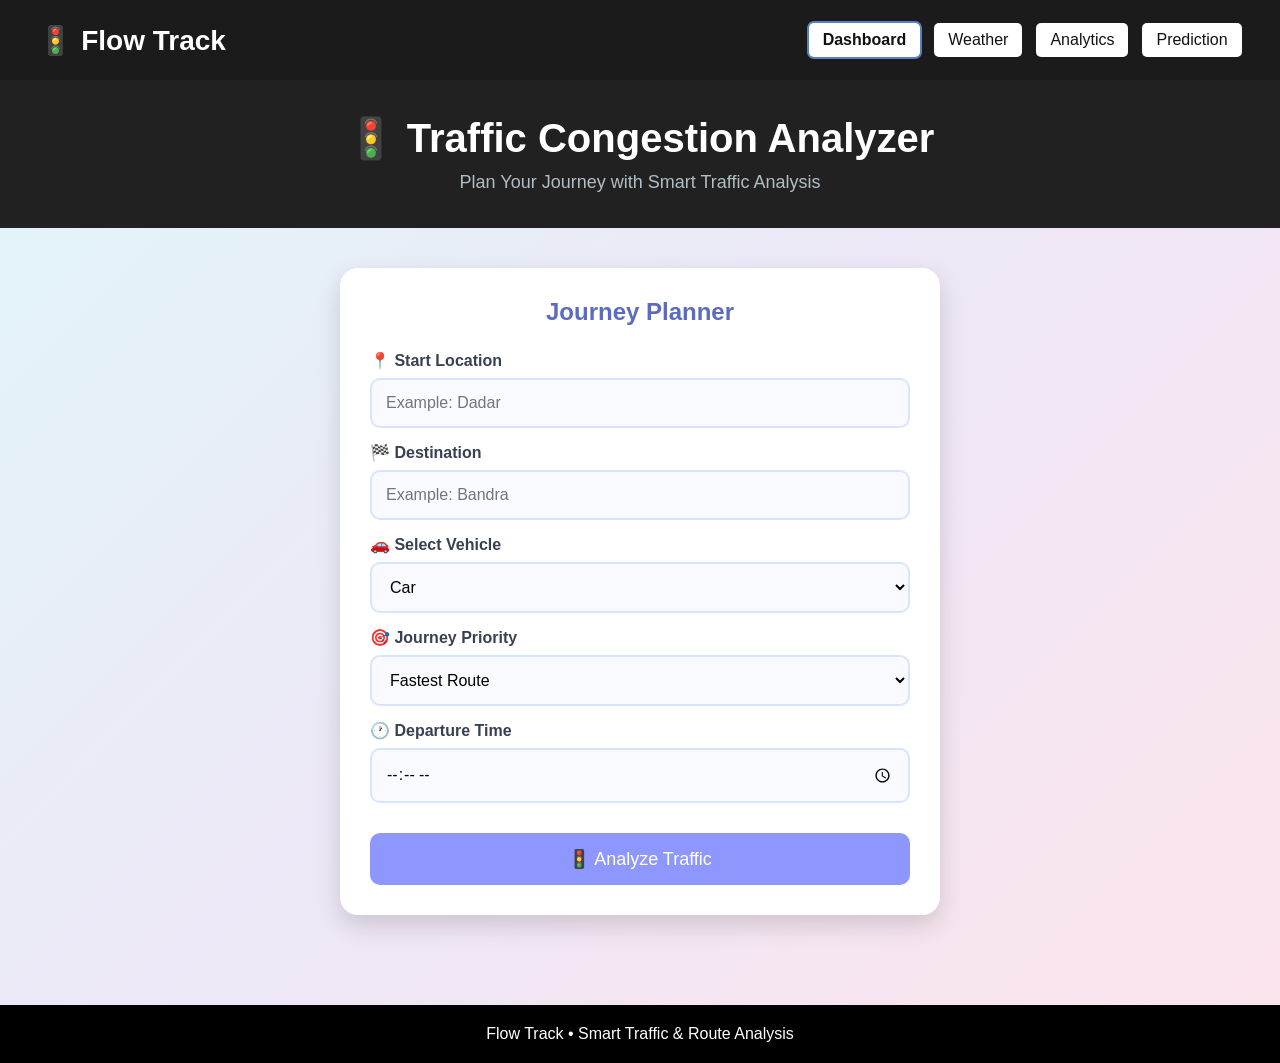
<file: index.html>
<!DOCTYPE html>
<html lang="en">

<head>
    <meta charset="UTF-8">
    <meta name="viewport" content="width=device-width, initial-scale=1.0">

    <title>Flow Track - Journey Planner</title>

    <link rel="stylesheet" href="style.css">
</head>

<body>

    <!-- ================= NAVBAR ================= -->

    <nav>

        <a href="index.html" class="brand">
            🚦 Flow Track
        </a>

        <div class="nav-links">
            <a href="index.html" class="active">Dashboard</a>
            <a href="weather.html">Weather</a>
            <a href="analytics.html">Analytics</a>
            <a href="predictive.html">Prediction</a>
        </div>

    </nav>


    <!-- ================= HEADER ================= -->

    <header>

        <h1>🚦 Traffic Congestion Analyzer</h1>

        <p>
            Plan Your Journey with Smart Traffic Analysis
        </p>

    </header>


    <!-- ================= JOURNEY PLANNER ================= -->

    <div class="container">

        <div class="card">

            <h2>Journey Planner</h2>


            <!-- START LOCATION -->

            <label for="startLocation">
                📍 Start Location
            </label>

            <input
                type="text"
                id="startLocation"
                placeholder="Example: Dadar"
                autocomplete="off"
            >


            <!-- DESTINATION -->

            <label for="destination">
                🏁 Destination
            </label>

            <input
                type="text"
                id="destination"
                placeholder="Example: Bandra"
                autocomplete="off"
            >


            <!-- VEHICLE -->

            <label for="vehicle">
                🚗 Select Vehicle
            </label>

            <select id="vehicle">

                <option value="car">
                    Car
                </option>

                <option value="bike">
                    Bike
                </option>

                <option value="bus">
                    Bus
                </option>

                <option value="cycle">
                   Cycle
                </option>

            </select>


            <!-- JOURNEY PRIORITY -->

            <label for="priority">
                🎯 Journey Priority
            </label>

            <select id="priority">

                <option value="fastest">
                    Fastest Route
                </option>

                <option value="shortest">
                    Shortest Distance
                </option>

            </select>


            <!-- DEPARTURE TIME -->

            <label for="departureTime">
                🕐 Departure Time
            </label>

            <input
                type="time"
                id="departureTime"
            >


            <!-- ANALYZE BUTTON -->

            <button onclick="analyzeTraffic()">
                🚦 Analyze Traffic
            </button>

        </div>

    </div>


    <!-- ================= FOOTER ================= -->

  <footer>
    <p>Flow Track • Smart Traffic & Route Analysis</p>
</footer>

    <!-- ================= JAVASCRIPT ================= -->

    <script>

        function analyzeTraffic() {

            // Get user inputs
            const startLocation =
                document.getElementById("startLocation").value.trim();

            const destination =
                document.getElementById("destination").value.trim();

            const vehicle =
                document.getElementById("vehicle").value;

            const priority =
                document.getElementById("priority").value;

            const departureTime =
                document.getElementById("departureTime").value;


            // Validate Start Location
            if (startLocation === "") {

                alert("Please enter your start location.");

                return;
            }


            // Validate Destination
            if (destination === "") {

                alert("Please enter your destination.");

                return;
            }


            // Validate same locations
            if (
                startLocation.toLowerCase() ===
                destination.toLowerCase()
            ) {

                alert(
                    "Start location and destination cannot be the same."
                );

                return;
            }


            // Validate departure time
            if (departureTime === "") {

                alert("Please select your departure time.");

                return;
            }


            // Save journey information
            localStorage.setItem(
                "startLocation",
                startLocation
            );

            localStorage.setItem(
                "destination",
                destination
            );

            localStorage.setItem(
                "vehicle",
                vehicle
            );

            localStorage.setItem(
                "priority",
                priority
            );

            localStorage.setItem(
                "departureTime",
                departureTime
            );


            // Open results page
            window.location.href = "results.html";
        }

    </script>

</body>

</html>
</file>
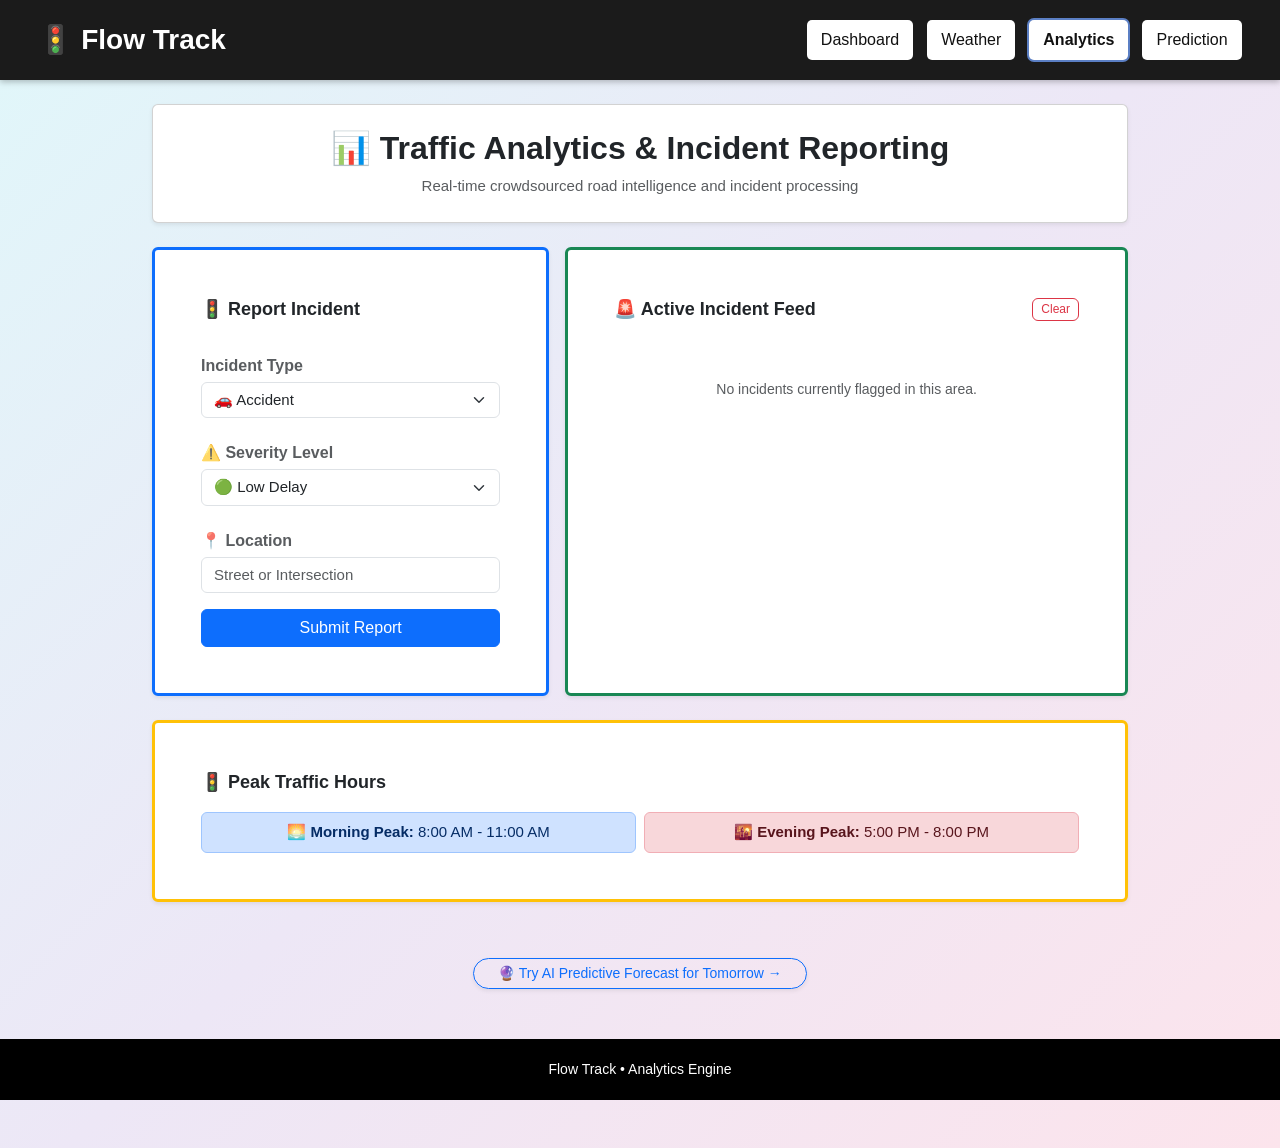
<file: analytics.html>
<!DOCTYPE html>
<html lang="en">
<head>
<meta charset="UTF-8">
<meta name="viewport" content="width=device-width, initial-scale=1.0">
<title>Flow Track - Analytics</title>

<link rel="stylesheet" href="style.css">
<link href="https://cdn.jsdelivr.net/npm/bootstrap@5.3.2/dist/css/bootstrap.min.css" rel="stylesheet">

<style>
.card{
    font-size:15px;
}

.card-header{
    font-size:18px;
}

.form-label{
    font-size:16px;
}

.form-select,
.form-control{
    font-size:15px;
}

#incidentFeed{
    font-size:16px;
}

#incidentFeed .list-group-item{
    font-size:16px;
}

#incidentFeed .text-muted{
    font-size:14px;
}

.badge{
    font-size:14px;
}

.clear-btn{
    width:auto!important;
    display:inline-block!important;
    padding:3px 8px!important;
    font-size:12px!important;
    line-height:1.2!important;
}

footer{
    font-size:14px;
}
</style>

</head>

<body class="bg-light pb-5">

<!-- Navbar -->

<nav>
    <a href="index.html" class="brand">🚦 Flow Track</a>

    <div class="nav-links">
        <a href="index.html">Dashboard</a>
        <a href="weather.html">Weather</a>
        <a href="analytics.html" class="active">Analytics</a>
        <a href="predictive.html">Prediction</a>
    </div>
</nav>

<!-- Main Layout Container -->

<div class="container mt-4" style="max-width:1000px">

<div class="card shadow-sm text-center p-4 mb-4">
<h2 class="fw-bold text-dark">📊 Traffic Analytics & Incident Reporting</h2>
        <p class="text-muted mb-0">
            Real-time crowdsourced road intelligence and incident processing
        </p>
    </div>

    <div class="row g-3 mb-4">

        <!-- Input Form Component -->

        <div class="col-md-5">

            <div class="card shadow-sm border-start border-primary border-3 h-100">

                <div class="card-header bg-transparent border-0 pt-3 pb-0 fw-bold">
                    🚦 Report Incident
                </div>

                <div class="card-body d-flex flex-column justify-content-between">

                    <div>

                        <label class="form-label text-muted mb-1">
                            Incident Type
                        </label>

                        <select id="incidentType" class="form-select mb-2">
                            <option value="Accident">🚗 Accident</option>
                            <option value="Construction">🚧 Construction</option>
                            <option value="Water Logging">🌊 Water Logging</option>
                            <option value="Vehicle Breakdown">🔧 Vehicle Breakdown</option>
                            <option value="Signal Failure">🚦 Signal Failure</option>
                            <option value="Road Closure">⛔ Road Closure</option>
                            <option value="Debris on Road">🪵 Debris on Road</option>
                        </select>

                        <label class="form-label text-muted mb-1">
                            ⚠️ Severity Level
                        </label>

                        <select id="severityLevel" class="form-select mb-2">
                            <option value="Low">🟢 Low Delay</option>
                            <option value="Moderate">🟡 Moderate Blockage</option>
                            <option value="Critical">🔴 Critical Gridlock</option>
                        </select>

                        <label class="form-label text-muted mb-1">
                            📍 Location
                        </label>

                        <input type="text"
                               id="locationInput"
                               class="form-control mb-3"
                               placeholder="Street or Intersection">

                    </div>

                    <button class="btn btn-primary w-100"
                            onclick="reportIncident()">
                        Submit Report
                    </button>

                </div>

            </div>

        </div>

        <!-- Live Feed Component -->

        <div class="col-md-7">

            <div class="card shadow-sm border-start border-success border-3 h-100">

                <div class="card-header bg-white border-0 d-flex align-items-center justify-content-between py-3">

                    <span class="fw-bold text-dark text-nowrap">
                        🚨 Active Incident Feed
                    </span>

                    <button type="button"
                            class="btn btn-outline-danger clear-btn"
                            onclick="clearFeed()">
                        Clear
                    </button>

                </div>

                <div class="card-body overflow-auto" style="max-height:290px;">

                    <div id="incidentFeed"
                         class="list-group list-group-flush">
                    </div>

                </div>

            </div>

        </div>

    </div>

    <!-- Peak Traffic Matrix Component -->

    <div class="card shadow-sm border-start border-warning border-3">

        <div class="card-header bg-transparent border-0 pt-3 pb-0 fw-bold">
            🚦 Peak Traffic Hours
        </div>

        <div class="card-body row text-center g-2 py-3">

            <div class="col-sm-6">
                <div class="alert alert-sm alert-primary mb-0 py-2">
                    <strong>🌅 Morning Peak:</strong>
                    8:00 AM - 11:00 AM
                </div>
            </div>

            <div class="col-sm-6">
                <div class="alert alert-sm alert-danger mb-0 py-2">
                    <strong>🌇 Evening Peak:</strong>
                    5:00 PM - 8:00 PM
                </div>
            </div>

        </div>

    </div>

</div>

<div class="text-center mt-3">

    <a href="predictive.html"
       class="btn btn-outline-primary btn-sm px-4 rounded-pill shadow-sm">

        🔮 Try AI Predictive Forecast for Tomorrow →

    </a>

</div>

<footer>
    <p>Flow Track • Analytics Engine</p>
</footer>

<script>

const emojiMap = {
    "Accident":"🚗",
    "Construction":"🚧",
    "Water Logging":"🌊",
    "Vehicle Breakdown":"🔧",
    "Signal Failure":"🚦",
    "Road Closure":"⛔",
    "Debris on Road":"🪵"
};

const badgeMap = {
    "Low":"bg-success-subtle text-success border-success-subtle",
    "Moderate":"bg-warning-subtle text-warning-emphasis border-warning-subtle",
    "Critical":"bg-danger-subtle text-danger border-danger-subtle"
};

window.onload = () => renderFeed();

function reportIncident(){

    const type=document.getElementById("incidentType").value;
    const severity=document.getElementById("severityLevel").value;
    const loc=document.getElementById("locationInput").value.trim();

    if(!loc)
        return alert("Please enter a valid location.");

    const now=new Date();

    const dateStr=now.toLocaleDateString(undefined,{
        month:'short',
        day:'numeric'
    });

    const timeStr=now.toLocaleTimeString(undefined,{
        hour:'2-digit',
        minute:'2-digit'
    });

    const items=JSON.parse(
        localStorage.getItem("incidents") || "[]"
    );

    items.unshift({
        type,
        severity,
        location:loc,
        date:dateStr,
        time:timeStr
    });

    localStorage.setItem(
        "incidents",
        JSON.stringify(items)
    );

    document.getElementById("locationInput").value="";

    renderFeed();
}

function renderFeed(){

    const feed=document.getElementById("incidentFeed");

    const items=JSON.parse(
        localStorage.getItem("incidents") || "[]"
    );

    if(!items.length){

        feed.innerHTML=`
            <div class="text-center text-muted py-4">
                No incidents currently flagged in this area.
            </div>
        `;

        return;
    }

    feed.innerHTML=items.map(item=>`

        <div class="list-group-item px-0 py-2 border-bottom d-flex justify-content-between align-items-start gap-2">

            <div>

                <strong>
                    ${emojiMap[item.type] || '⚠️'}
                    ${item.type}
                </strong>

                <span class="badge border ${badgeMap[item.severity] || 'bg-light'} ms-1 py-1">
                    ${item.severity}
                </span>

                <div class="text-muted mt-1">
                    📍 ${item.location}
                </div>

            </div>

            <span class="badge bg-light text-muted border px-2 fw-normal">
                ${item.date} • ${item.time}
            </span>

        </div>

    `).join("");
}

function clearFeed(){

    if(confirm("Clear all archived reports?")){

        localStorage.removeItem("incidents");

        renderFeed();
    }
}

</script>

<script src="https://cdn.jsdelivr.net/npm/bootstrap@5.3.2/dist/js/bootstrap.bundle.min.js"></script>

</body>
</html>
</file>
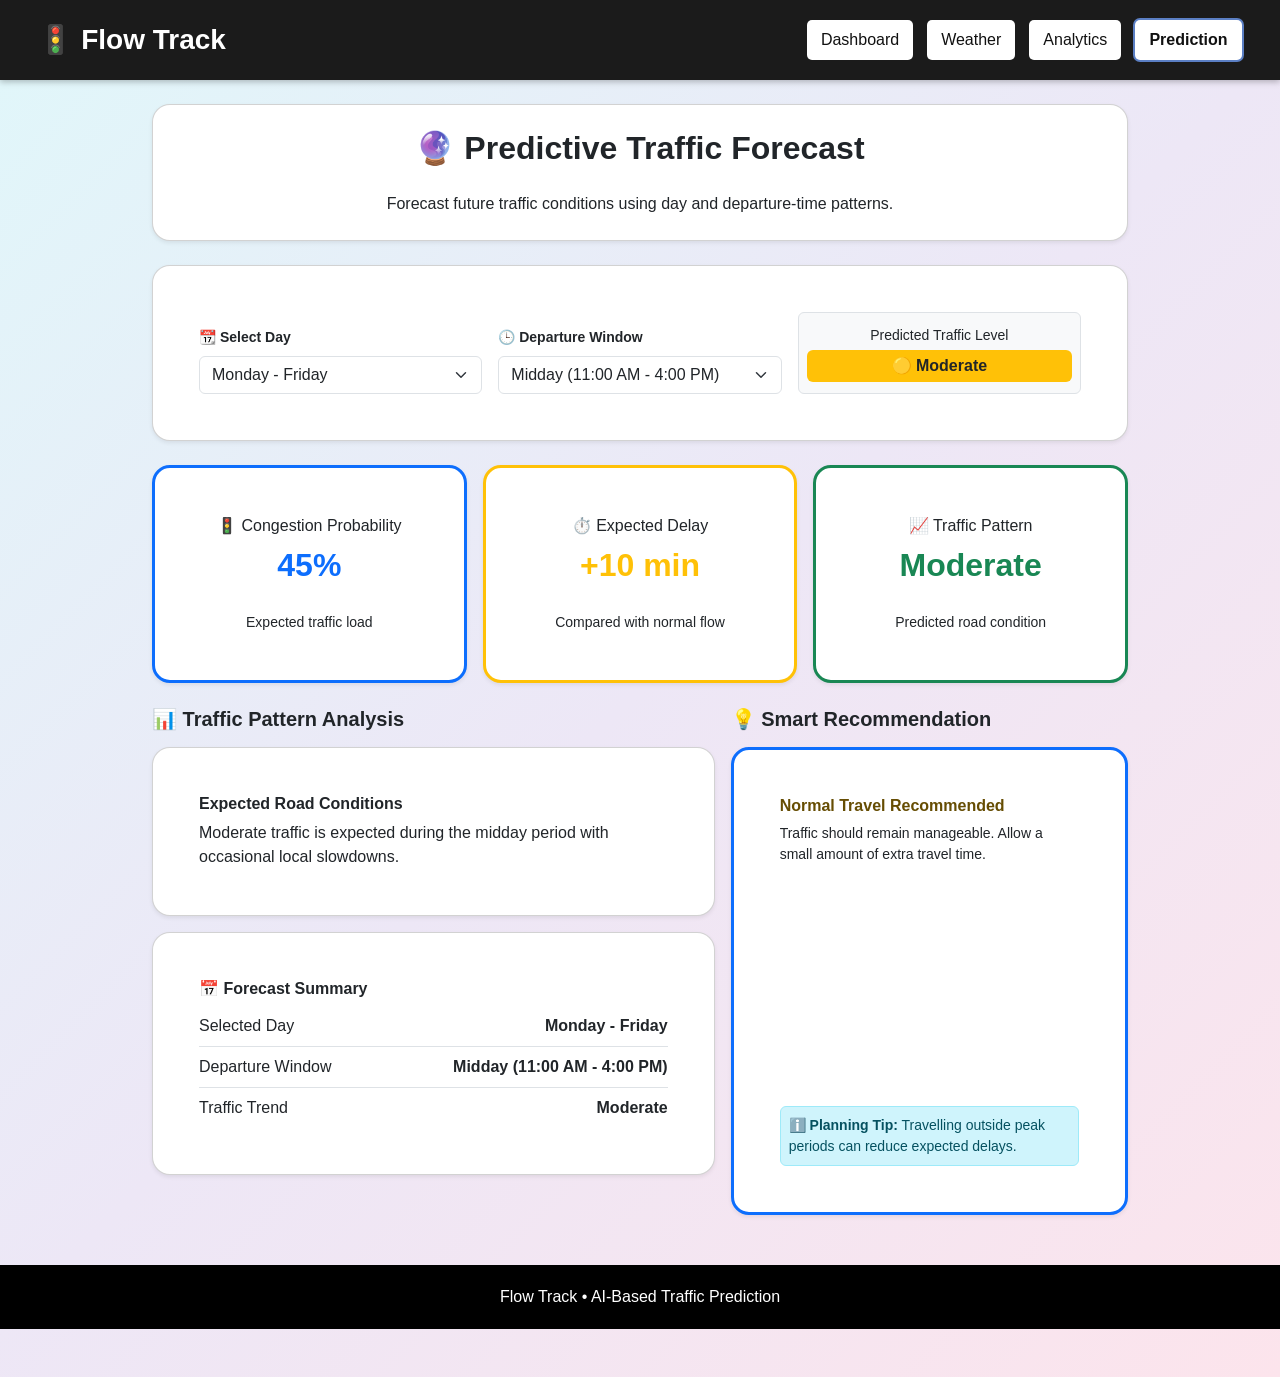
<file: predictive.html>
<!DOCTYPE html>
<html lang="en">
<head>
<meta charset="UTF-8">
<meta name="viewport" content="width=device-width,initial-scale=1.0">
<title>Flow Track - Predictive Forecast</title>
<link href="https://cdn.jsdelivr.net/npm/bootstrap@5.3.2/dist/css/bootstrap.min.css" rel="stylesheet">
<link rel="stylesheet" href="style.css">
</head>
<body class="bg-light pb-5">

<nav>
<a href="index.html" class="brand">🚦 Flow Track</a>
<div class="nav-links">
<a href="index.html">Dashboard</a>
<a href="weather.html">Weather</a>
<a href="analytics.html">Analytics</a>
<a href="predictive.html" class="active">Prediction</a>
</div>
</nav>

<div class="container mt-4" style="max-width:1000px">

<div class="card shadow-sm text-center p-4 mb-4">
<h2 class="fw-bold text-dark">🔮 Predictive Traffic Forecast</h2>
<p class="text-dark mb-0">Forecast future traffic conditions using day and departure-time patterns.</p>
</div>

<div class="card shadow-sm mb-4">
<div class="card-body">
<div class="row g-3">

<div class="col-md-4">
<label class="form-label small fw-bold text-dark">📆 Select Day</label>
<select id="forecastDay" class="form-select" onchange="runForecast()">
<option value="weekday">Monday - Friday</option>
<option value="saturday">Saturday</option>
<option value="sunday">Sunday</option>
</select>
</div>

<div class="col-md-4">
<label class="form-label small fw-bold text-dark">🕒 Departure Window</label>
<select id="forecastTime" class="form-select" onchange="runForecast()">
<option value="morning">Morning Peak (7:00 AM - 10:00 AM)</option>
<option value="midday" selected>Midday (11:00 AM - 4:00 PM)</option>
<option value="evening">Evening Peak (5:00 PM - 8:00 PM)</option>
<option value="night">Night (9:00 PM - 6:00 AM)</option>
</select>
</div>

<div class="col-md-4">
<div class="p-2 border rounded bg-light text-center h-100 d-flex flex-column justify-content-center">
<span class="small text-dark mb-1">Predicted Traffic Level</span>
<span id="statusBadge" class="badge bg-warning text-dark px-3 py-2 fs-6">🟡 Moderate</span>
</div>
</div>

</div>
</div>
</div>

<div class="row g-3 mb-4">

<div class="col-md-4">
<div class="card shadow-sm text-center h-100 border-start border-primary border-3">
<div class="card-body">
<div class="text-dark">🚦 Congestion Probability</div>
<h2 id="congestion" class="fw-bold text-primary mt-2">45%</h2>
<small class="text-dark">Expected traffic load</small>
</div>
</div>
</div>

<div class="col-md-4">
<div class="card shadow-sm text-center h-100 border-start border-warning border-3">
<div class="card-body">
<div class="text-dark">⏱️ Expected Delay</div>
<h2 id="delay" class="fw-bold text-warning mt-2">+10 min</h2>
<small class="text-dark">Compared with normal flow</small>
</div>
</div>
</div>

<div class="col-md-4">
<div class="card shadow-sm text-center h-100 border-start border-success border-3">
<div class="card-body">
<div class="text-dark">📈 Traffic Pattern</div>
<h2 id="pattern" class="fw-bold text-success mt-2">Normal</h2>
<small class="text-dark">Predicted road condition</small>
</div>
</div>
</div>

</div>

<div class="row g-3">

<div class="col-md-7">

<h5 class="mb-3 fw-bold text-dark">📊 Traffic Pattern Analysis</h5>

<div class="card shadow-sm mb-3">
<div class="card-body">
<h6 class="fw-bold text-dark">Expected Road Conditions</h6>
<p id="conditionText" class="text-dark mb-0">
Moderate traffic is expected during this period.
</p>
</div>
</div>

<div class="card shadow-sm">
<div class="card-body">
<h6 class="fw-bold text-dark">📅 Forecast Summary</h6>

<div class="d-flex justify-content-between border-bottom py-2">
<span class="text-dark">Selected Day</span>
<strong id="summaryDay" class="text-dark">Monday - Friday</strong>
</div>

<div class="d-flex justify-content-between border-bottom py-2">
<span class="text-dark">Departure Window</span>
<strong id="summaryTime" class="text-dark">Midday</strong>
</div>

<div class="d-flex justify-content-between py-2">
<span class="text-dark">Traffic Trend</span>
<strong id="summaryTrend" class="text-dark">Moderate</strong>
</div>

</div>
</div>

</div>

<div class="col-md-5">

<h5 class="mb-3 fw-bold text-dark">💡 Smart Recommendation</h5>

<div class="card shadow-sm border-start border-primary border-3 h-100">
<div class="card-body d-flex flex-column justify-content-between">

<div id="adviceContent">
<h6 class="text-warning fw-bold">Plan with Extra Time</h6>
<p class="small text-dark">
Moderate traffic is expected. Allow additional travel time and avoid unnecessary stops.
</p>
</div>

<div class="alert alert-info small mb-0 p-2">
ℹ️ <strong>Planning Tip:</strong> Travelling outside peak periods can reduce expected delays.
</div>

</div>
</div>

</div>

</div>

</div>

<footer>
<p><span class="footer-brand">Flow Track</span> • AI-Based Traffic Prediction</p>
</footer>

<script>
function runForecast(){

const day=document.getElementById("forecastDay").value;
const time=document.getElementById("forecastTime").value;

const status=document.getElementById("statusBadge");
const congestion=document.getElementById("congestion");
const delay=document.getElementById("delay");
const pattern=document.getElementById("pattern");
const condition=document.getElementById("conditionText");
const advice=document.getElementById("adviceContent");
const summaryDay=document.getElementById("summaryDay");
const summaryTime=document.getElementById("summaryTime");
const summaryTrend=document.getElementById("summaryTrend");

let level,prob,delayValue,trend,conditionText,adviceTitle,adviceText;
let dayText=document.getElementById("forecastDay").options[document.getElementById("forecastDay").selectedIndex].text;
let timeText=document.getElementById("forecastTime").options[document.getElementById("forecastTime").selectedIndex].text;

if(day==="weekday" && time==="morning"){
level="🔴 High";prob="78%";delayValue="+25 min";trend="Heavy";
conditionText="High traffic is expected during the morning peak because of increased commuter movement.";
adviceTitle="Avoid Morning Peak";
adviceText="If possible, travel before 7:00 AM or after 10:00 AM to reduce expected delay.";
}

else if(day==="weekday" && time==="evening"){
level="🔴 High";prob="85%";delayValue="+30 min";trend="Heavy";
conditionText="Heavy traffic is expected during the evening peak due to return commuting and higher road demand.";
adviceTitle="Avoid Evening Peak";
adviceText="Consider travelling before 5:00 PM or after 8:00 PM when traffic demand is expected to decrease.";
}

else if(day==="weekday" && time==="midday"){
level="🟡 Moderate";prob="45%";delayValue="+10 min";trend="Moderate";
conditionText="Moderate traffic is expected during the midday period with occasional local slowdowns.";
adviceTitle="Normal Travel Recommended";
adviceText="Traffic should remain manageable. Allow a small amount of extra travel time.";
}

else if(day==="weekday" && time==="night"){
level="🟢 Low";prob="20%";delayValue="+4 min";trend="Light";
conditionText="Lower traffic demand is expected during the night period.";
adviceTitle="Good Travel Window";
adviceText="This is generally a favourable time to travel with lower expected congestion.";
}

else if((day==="saturday" || day==="sunday") && time==="morning"){
level="🟢 Low";prob="25%";delayValue="+5 min";trend="Light";
conditionText="Weekend morning traffic is generally expected to remain light.";
adviceTitle="Good Travel Window";
adviceText="Morning travel is expected to have relatively low traffic demand.";
}

else if((day==="saturday" || day==="sunday") && time==="midday"){
level="🟡 Moderate";prob="50%";delayValue="+12 min";trend="Moderate";
conditionText="Moderate traffic may occur around shopping, entertainment and busy local areas.";
adviceTitle="Allow Extra Time";
adviceText="Keep some additional travel time, especially around commercial areas.";
}

else if((day==="saturday" || day==="sunday") && time==="evening"){
level="🟠 High";prob="65%";delayValue="+18 min";trend="Increasing";
conditionText="Traffic demand may increase during weekend evening activity and local travel.";
adviceTitle="Plan Your Departure";
adviceText="Leaving slightly earlier can help avoid increasing evening traffic.";
}

else{
level="🟢 Low";prob="18%";delayValue="+3 min";trend="Light";
conditionText="Low traffic demand is expected during the late-night period.";
adviceTitle="Optimal Travel Conditions";
adviceText="Traffic is expected to remain light. Normal travel planning should be sufficient.";
}

status.className="badge px-3 py-2 fs-6";

if(level.includes("High")) status.classList.add("bg-danger");
else if(level.includes("Moderate")) status.classList.add("bg-warning","text-dark");
else status.classList.add("bg-success");

status.innerText=level;
congestion.innerText=prob;
delay.innerText=delayValue;
pattern.innerText=trend;
condition.innerText=conditionText;

summaryDay.innerText=dayText;
summaryTime.innerText=timeText;
summaryTrend.innerText=trend;

advice.innerHTML="<h6 class='fw-bold "+(level.includes("High")?"text-danger":level.includes("Moderate")?"text-warning-emphasis":"text-success")+"'>"+adviceTitle+"</h6><p class='small text-dark'>"+adviceText+"</p>";

}

window.onload=runForecast;
</script>

<script src="https://cdn.jsdelivr.net/npm/bootstrap@5.3.2/dist/js/bootstrap.bundle.min.js"></script>

</body>
</html>
</file>
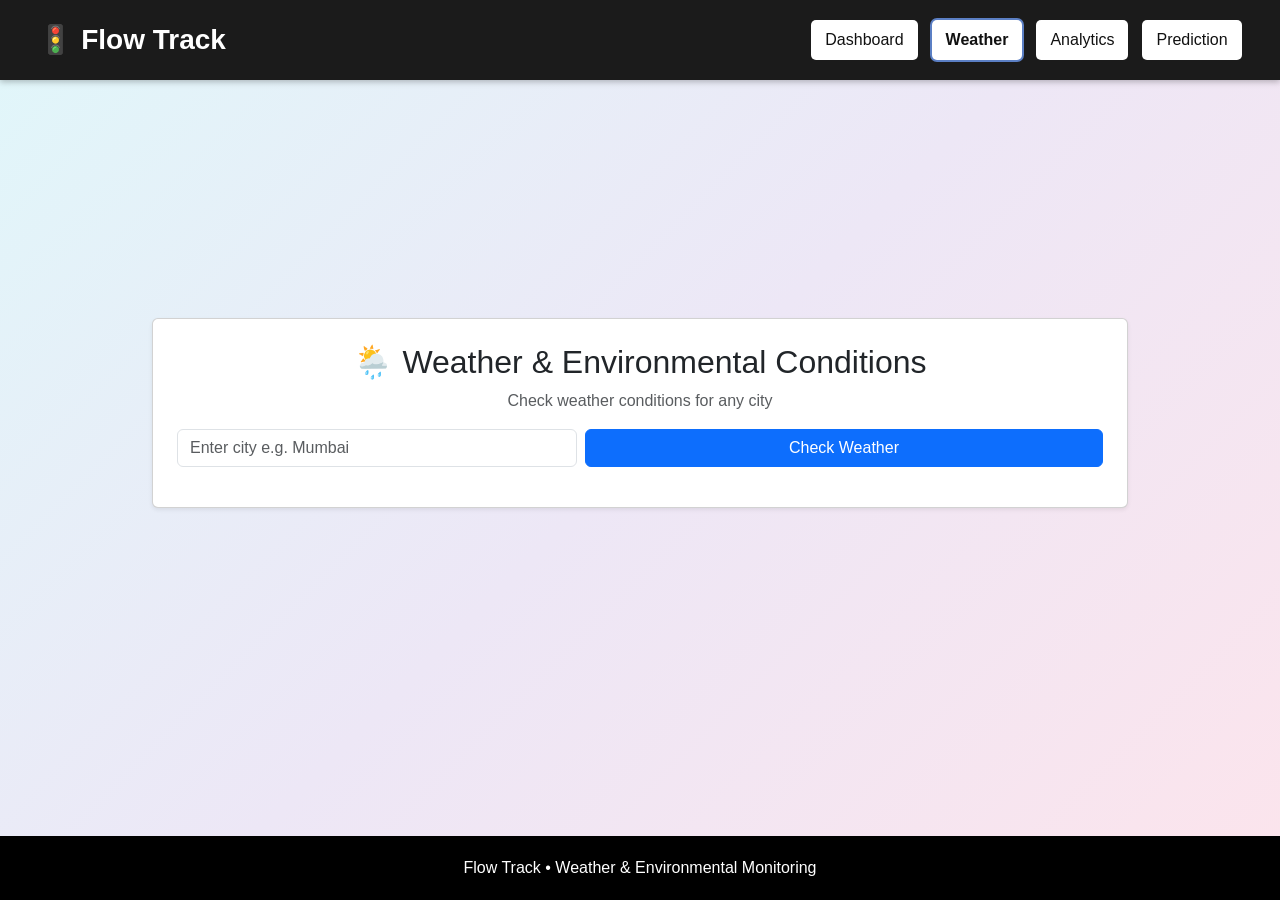
<file: weather.html>
<!DOCTYPE html>
<html lang="en">
<head>
<meta charset="UTF-8">
<meta name="viewport" content="width=device-width,initial-scale=1.0">
<title>Flow Track - Weather Dashboard</title>
<link rel="stylesheet" href="style.css">
<link href="https://cdn.jsdelivr.net/npm/bootstrap@5.3.2/dist/css/bootstrap.min.css" rel="stylesheet">
</head>

<body>

<nav>
<a href="index.html" class="brand">🚦 Flow Track</a>
<div class="nav-links">
<a href="index.html">Dashboard</a>
<a href="weather.html" class="active">Weather</a>
<a href="analytics.html">Analytics</a>
<a href="predictive.html">Prediction</a>
</div>
</nav>
<div class="container mt-4" style="max-width:1000px;">

<div class="card shadow-sm text-center p-4 mb-4">
<h2>🌦️ Weather & Environmental Conditions</h2>
<p class="text-muted mb-3">Check weather conditions for any city</p>

<div class="d-flex justify-content-center gap-2">
<input type="text" id="cityInput" class="form-control" style="max-width:400px;" placeholder="Enter city e.g. Mumbai">
<button class="btn btn-primary" onclick="checkWeather()">Check Weather</button>
</div>

<p id="cityName" class="text-primary fw-bold mt-3 mb-0"></p>
</div>

<div id="weatherSection" style="display:none;">

<div class="row g-3 mb-4">

<div class="col-md-6">
<div class="card shadow-sm h-100 border-start border-primary border-3">
<div class="card-body">
<h6 class="text-muted small fw-bold mb-3">🌡 WEATHER INFORMATION</h6>
<p class="mb-1"><strong>Temperature :</strong> <span id="temperature">-- °C</span></p>
<p class="mb-1"><strong>Weather :</strong> <span id="weather">--</span></p>
<p class="mb-1"><strong>Humidity :</strong> <span id="humidity">-- %</span></p>
<p class="mb-0"><strong>Wind Speed :</strong> <span id="wind">-- m/s</span></p>
</div>
</div>
</div>

<div class="col-md-6">
<div class="card shadow-sm h-100 border-start border-success border-3">
<div class="card-body">
<h6 class="text-muted small fw-bold mb-3">🌍 AIR QUALITY & VISIBILITY</h6>
<p class="mb-1"><strong>AQI Index :</strong> <span id="aqi">--</span></p>
<p class="mb-1"><strong>Visibility :</strong> <span id="visibility">-- km</span></p>
<p class="mb-0"><strong>Air Status :</strong> <span id="airStatus">--</span></p>
</div>
</div>
</div>

<div class="col-12">
<div class="card shadow-sm border-start border-warning border-3">
<div class="card-header bg-transparent border-0 pt-3 pb-0 fw-bold">🚗 Vehicle Flow Assessment</div>
<div class="card-body">
<h5 id="flowCondition" class="fw-bold text-dark">--</h5>
<p id="recommendation" class="text-muted mb-0">--</p>
</div>
</div>
</div>

</div>

</div>

</div>

<footer>
    <p>Flow Track • Weather & Environmental Monitoring</p>
</footer>

<script>

const apiKey="dc123c06ed11047b57f599e1a8831420";

async function checkWeather(){
    const city=document.getElementById("cityInput").value.trim();

    if(!city){
        alert("Please enter a city or location.");
        return;
    }

    try{
        const geoResponse=await fetch(`https://api.openweathermap.org/geo/1.0/direct?q=${encodeURIComponent(city)},IN&limit=5&appid=${apiKey}`);
        const locations=await geoResponse.json();

        if(!locations.length){
            alert("Location not found. Try another location.");
            return;
        }

        let location=locations[0];

        const weatherResponse=await fetch(`https://api.openweathermap.org/data/2.5/weather?lat=${location.lat}&lon=${location.lon}&appid=${apiKey}&units=metric`);
        const data=await weatherResponse.json();

        if(data.cod!=200){
            alert("Weather data not found for this location.");
            return;
        }

        document.getElementById("weatherSection").style.display="block";

        document.getElementById("cityName").innerText=`Weather for ${location.name}, ${location.state||"India"}`;

        document.getElementById("temperature").innerText=`${data.main.temp} °C`;
        document.getElementById("weather").innerText=data.weather[0].main;
        document.getElementById("humidity").innerText=`${data.main.humidity} %`;
        document.getElementById("wind").innerText=`${data.wind.speed} m/s`;
        document.getElementById("visibility").innerText=`${(data.visibility/1000).toFixed(1)} km`;

        document.getElementById("aqi").innerText="Moderate";
        document.getElementById("airStatus").innerText="Moderate";

        const conditionMap={
            "Clear":{
                flow:"🟢 Excellent Vehicle Flow",
                rec:"Roads are clear. Safe for travel."
            },
            "Clouds":{
                flow:"🟡 Moderate Vehicle Flow",
                rec:"Normal traffic expected."
            },
            "Rain":{
                flow:"🟠 Slow Vehicle Flow",
                rec:"Roads may be slippery. Drive slowly."
            },
            "Drizzle":{
                flow:"🟠 Slow Vehicle Flow",
                rec:"Roads may be slippery. Drive slowly."
            },
            "Thunderstorm":{
                flow:"🔴 Poor Vehicle Flow",
                rec:"Avoid unnecessary travel."
            },
            "Mist":{
                flow:"🔴 Low Visibility",
                rec:"Use headlights and maintain distance."
            },
            "Fog":{
                flow:"🔴 Low Visibility",
                rec:"Use headlights and maintain distance."
            },
            "Haze":{
                flow:"🔴 Low Visibility",
                rec:"Use headlights and maintain distance."
            }
        };

        const state=conditionMap[data.weather[0].main]||{
            flow:"🟡 Normal Vehicle Flow",
            rec:"Drive carefully."
        };

        document.getElementById("flowCondition").innerText=state.flow;
        document.getElementById("recommendation").innerText=state.rec;

    }catch(error){
        console.error(error);
        alert("Unable to fetch weather data.");
    }
}
</script>
</body>
</html>
</file>
<file: style.css>
*{
            margin:0;
            padding:0;
            box-sizing:border-box;
            font-family:Arial, Helvetica, sans-serif;
        }
 
        body{
            background:linear-gradient(135deg,#E0F7FA,#EDE7F6,#FCE4EC);
            min-height:100vh;
            display:flex;
            flex-direction:column;
            justify-content:space-between;
        }
 
       nav{
    height:80px;
    width:100%;
    background:#1b1b1b;
    display:flex;
    align-items:center;
    justify-content:space-between;
    padding:0 3%;
    box-shadow:0 2px 6px rgba(0,0,0,.25);
}

.brand{
    font-size:28px;
    font-weight:700;
    color:#ffffff;
    text-decoration:none;
    display:flex;
    align-items:center;
    gap:10px;
    white-space:nowrap;
}

.brand:hover{
    color:#ffffff;
}

.nav-links{
    display:flex;
    align-items:center;
    gap:14px;
}

.nav-links a{
    background:#ffffff;
    color:#111111;
    text-decoration:none;
    font-size:16px;
    font-weight:500;
    padding:8px 14px;
    border-radius:5px;
    transition:.2s;
}

.nav-links a:hover{
    background:#e8ecff;
    color:#111111;
}

.nav-links a.active{
    background:#ffffff;
    color:#111111;
    font-weight:700;
    box-shadow:0 0 0 2px #5b7fc4;
}
 
        header{
            background:#212121;
            color:white;
            text-align:center;
            padding:35px;
        }
 
        header h1{
            font-size:40px;
            margin-bottom:10px;
        }
 
        header p{
            color:#B0BEC5;
            font-size:18px;
        }
 
        .container{
            width:90%;
            max-width:600px;
            margin:40px auto;
        }
 
        .card{
            background:white;
            padding:30px;
            border-radius:18px;
            box-shadow:0 10px 25px rgba(0,0,0,.15);
        }
 
        h2{
            text-align:center;
            color:#5C6BC0;
            margin-bottom:25px;
        }
 
        label{
            display:block;
            margin-top:15px;
            font-weight:bold;
            color:#374151;
        }
 
        input,
        select{
            width:100%;
            padding:14px;
            margin-top:8px;
            border:2px solid #D6E4FF;
            border-radius:10px;
            background:#F8FAFF;
            font-size:16px;
        }
 
        input:focus,
        select:focus{
            outline:none;
            border-color:#8E97FD;
        }
 
        button{
            width:100%;
            padding:15px;
            margin-top:30px;
            border:none;
            border-radius:10px;
            background:#8E97FD;
            color:white;
            font-size:18px;
            cursor:pointer;
            transition:.3s;
        }
 
        button:hover{
            background:#6C63FF;
        }
 
    footer{
    width:100%;
    background:#000000;
    color:#ffffff!important;
    margin-top:50px!important;
    padding:20px 0!important;
    border:none!important;
    text-align:center!important;
    display:flex;
    justify-content:center;
    align-items:center;
}

footer p{
    margin:0!important;
    padding:0!important;
    text-align:center!important;
    width:100%;
}
</file>
